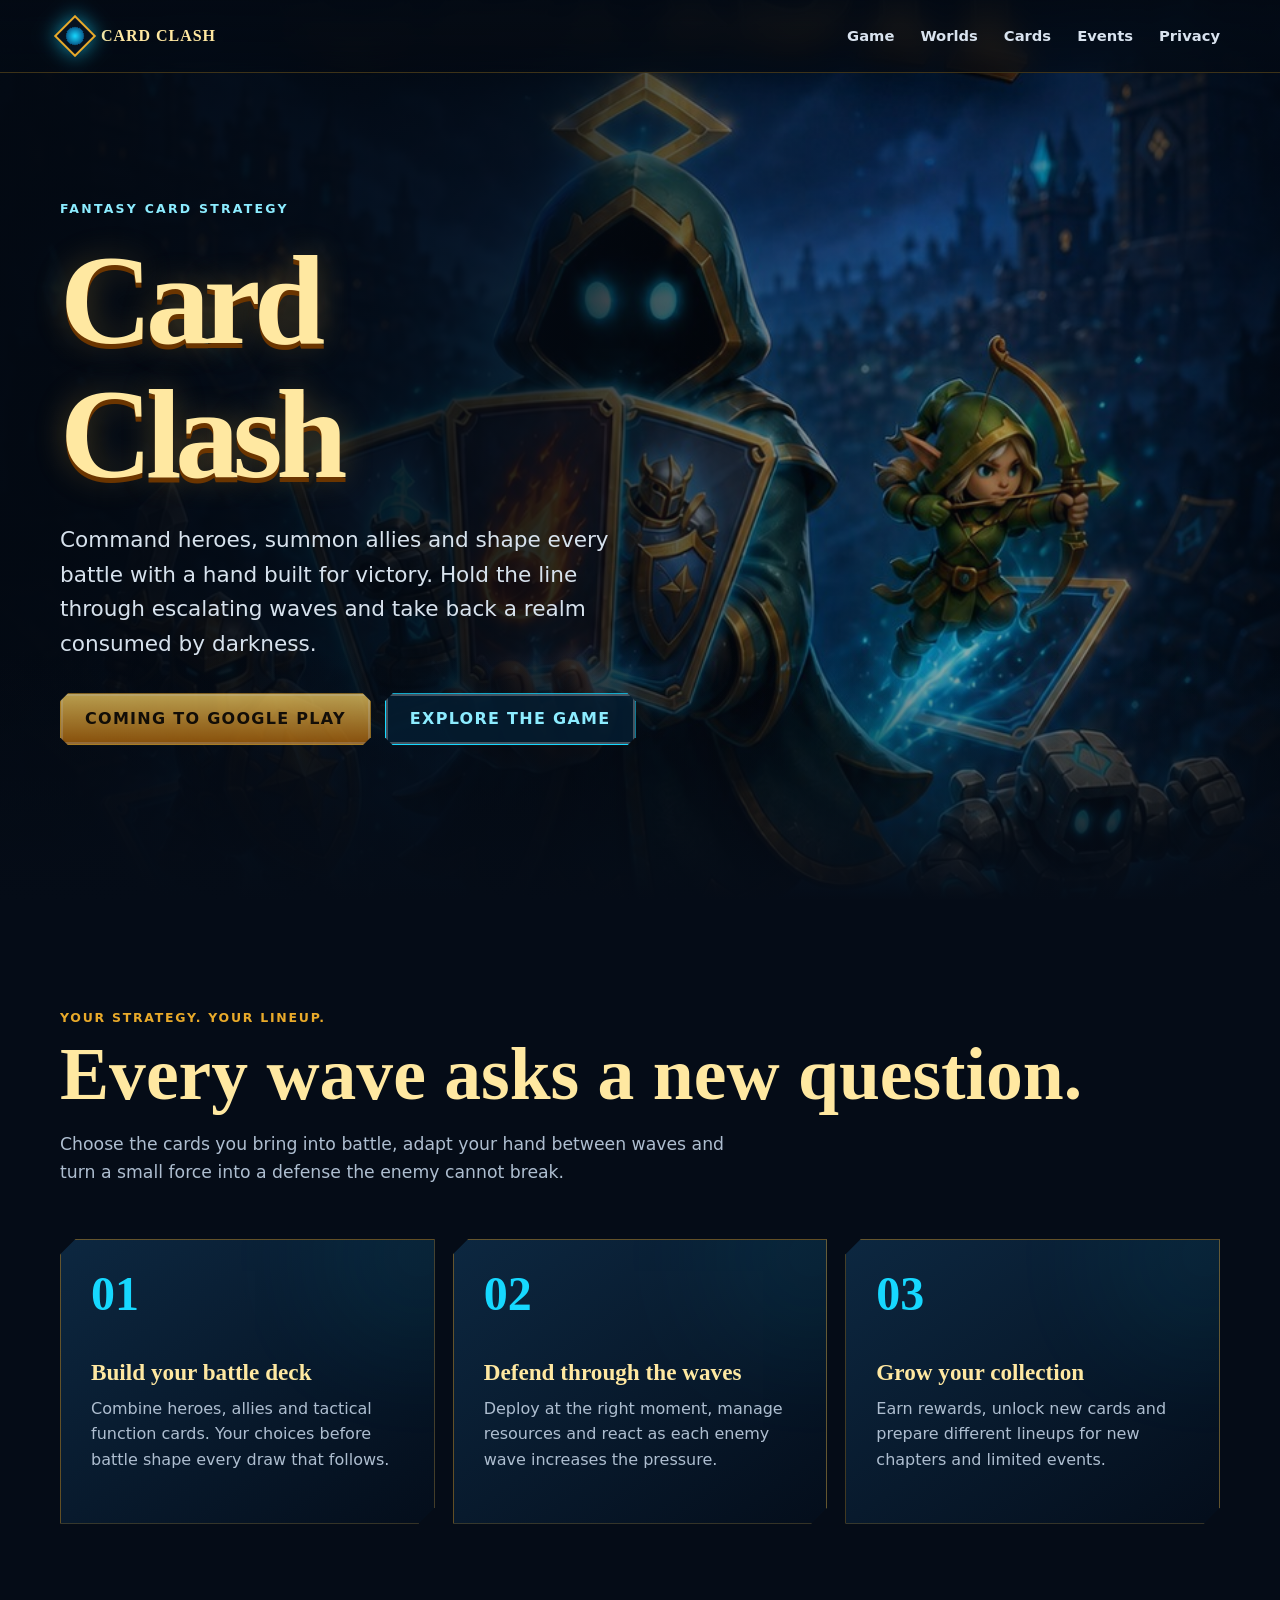
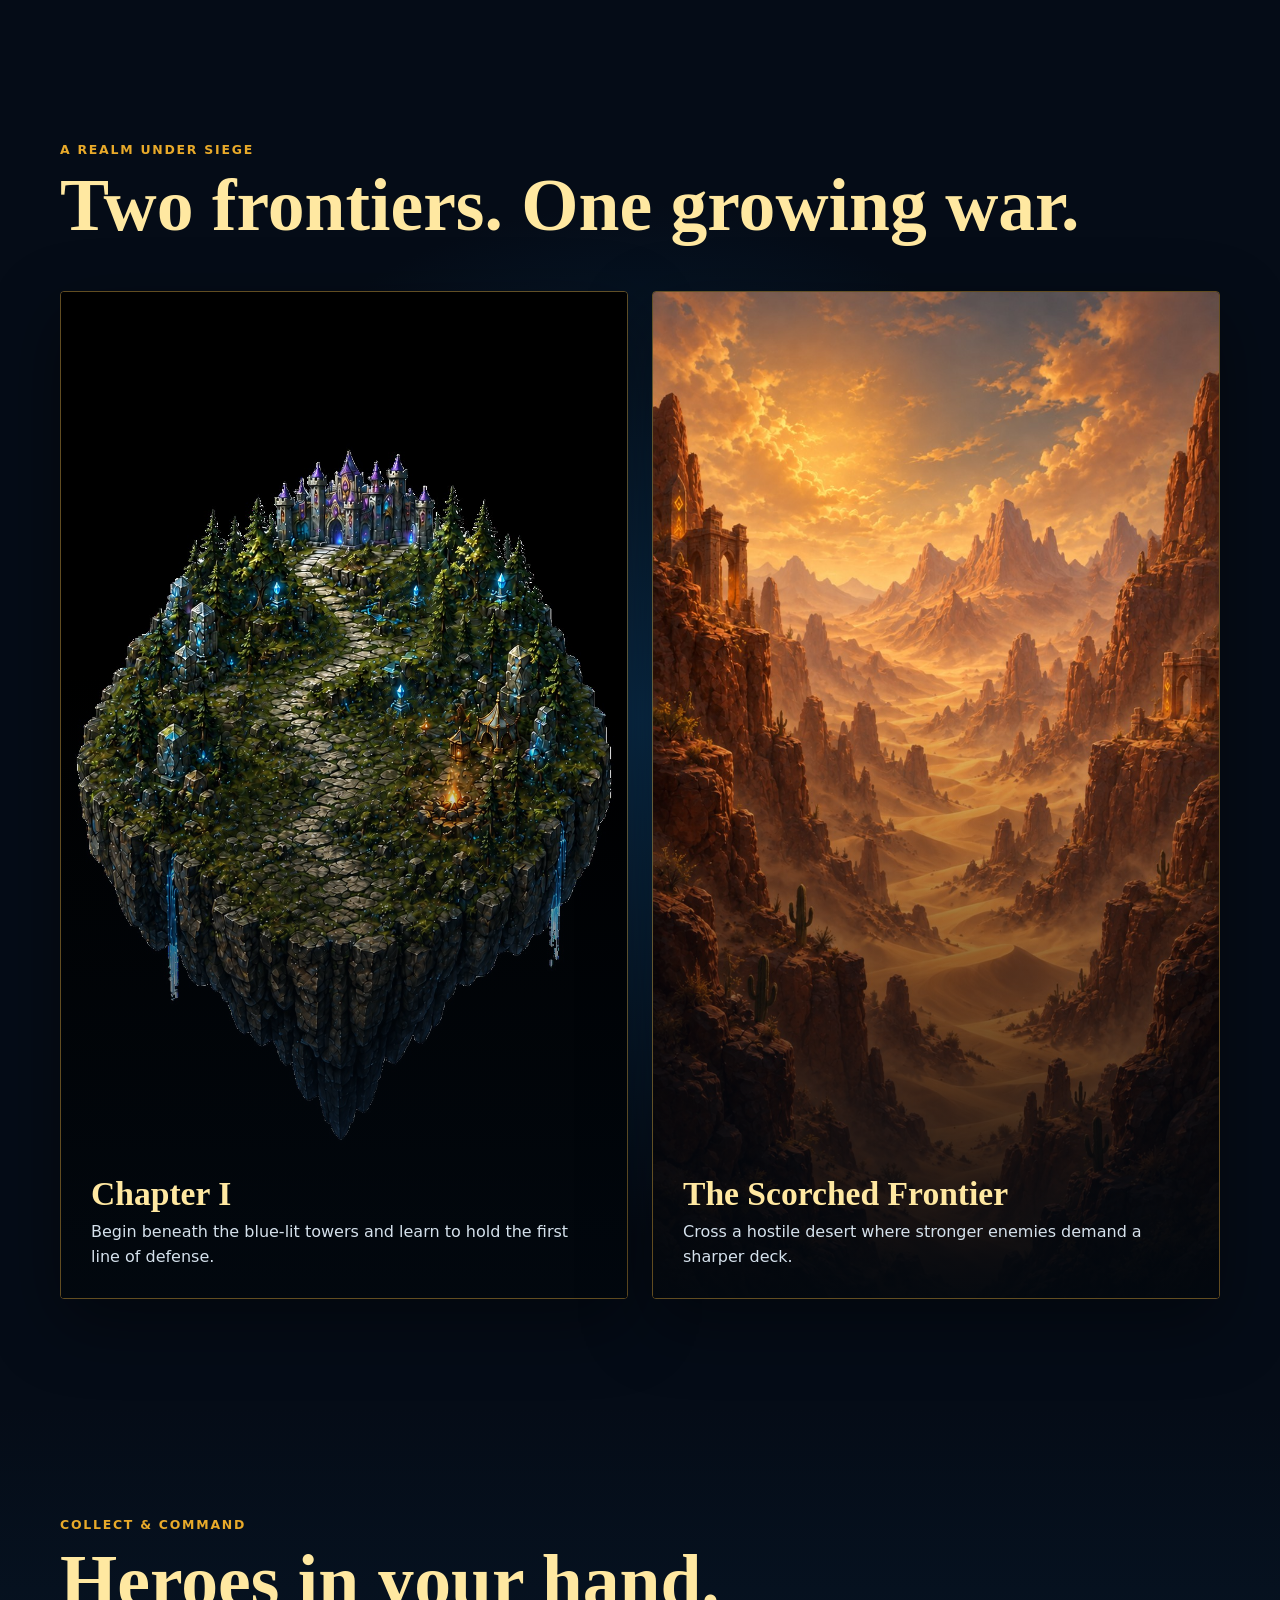
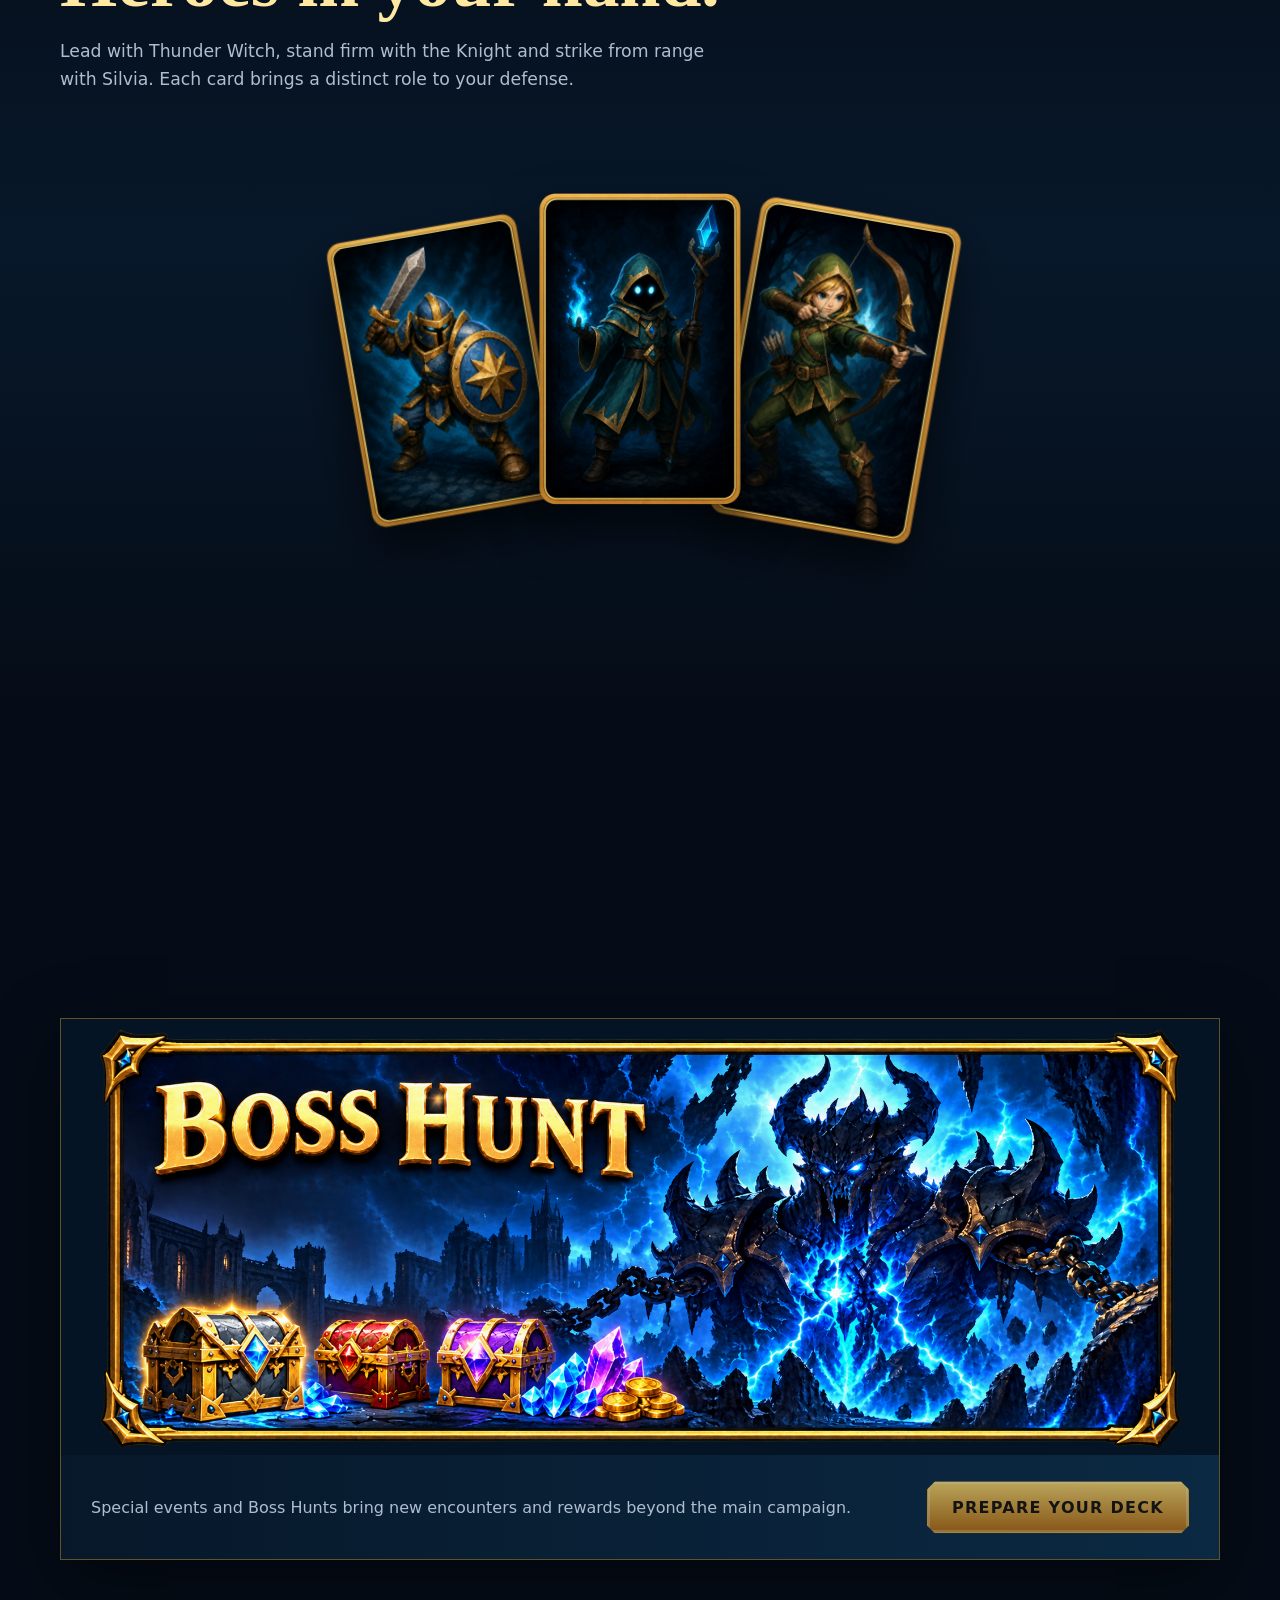
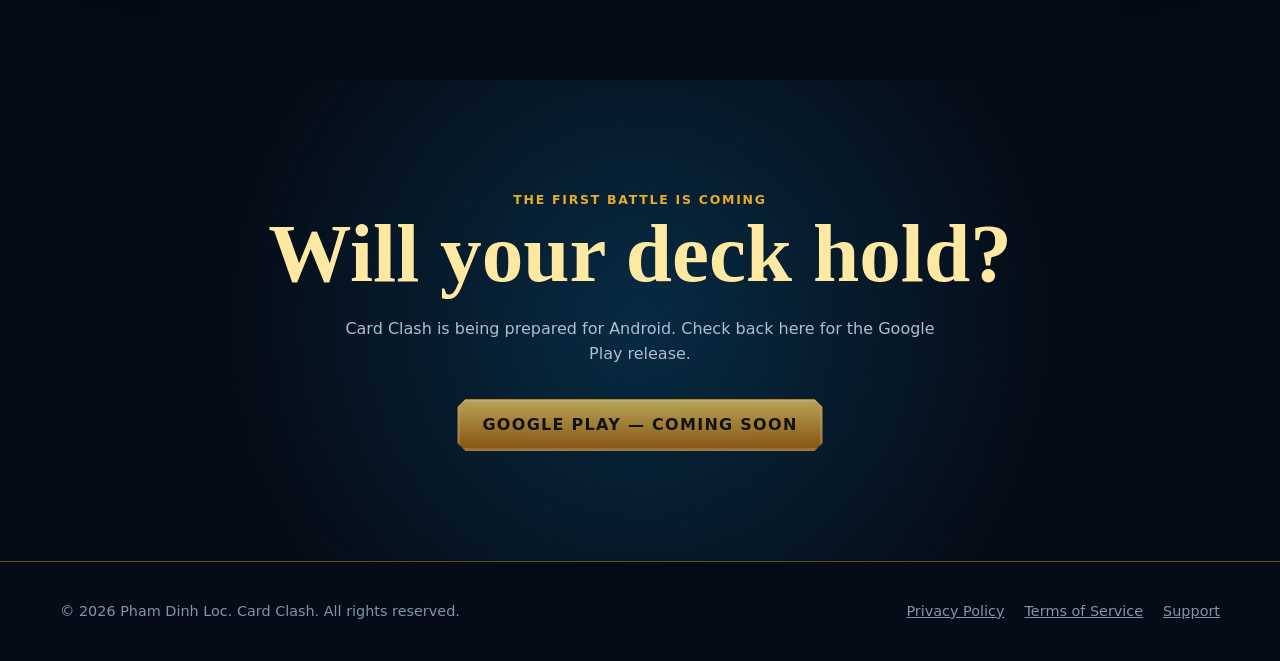
<file: index.html>
<!doctype html>
<html lang="en">
<head>
  <meta charset="utf-8">
  <meta name="viewport" content="width=device-width, initial-scale=1">
  <meta name="description" content="Card Clash is a fantasy card strategy game where heroes, allies and powerful function cards defend the realm.">
  <title>Card Clash — Build Your Deck. Defend the Realm.</title>
  <link rel="stylesheet" href="styles.css">
</head>
<body>
  <header class="site-header">
    <div class="shell header-inner">
      <a class="brand" href="index.html"><span class="brand-mark" aria-hidden="true"></span><span>CARD CLASH</span></a>
      <button class="menu-button" aria-label="Open menu" aria-expanded="false">Menu</button>
      <nav class="site-nav" aria-label="Primary navigation">
        <a href="#features">Game</a><a href="#worlds">Worlds</a><a href="#cards">Cards</a><a href="#events">Events</a><a href="privacy.html">Privacy</a>
      </nav>
    </div>
  </header>

  <main>
    <section class="hero">
      <div class="shell">
        <div class="hero-copy reveal">
          <div class="eyebrow">Fantasy card strategy</div>
          <h1>Card<br>Clash</h1>
          <p class="hero-lead">Command heroes, summon allies and shape every battle with a hand built for victory. Hold the line through escalating waves and take back a realm consumed by darkness.</p>
          <div class="actions"><span class="button disabled">Coming to Google Play</span><a class="button secondary" href="#features">Explore the game</a></div>
        </div>
      </div>
    </section>

    <section class="section" id="features">
      <div class="shell">
        <div class="reveal"><div class="section-kicker">Your strategy. Your lineup.</div><h2 class="section-title">Every wave asks a new question.</h2><p class="section-intro">Choose the cards you bring into battle, adapt your hand between waves and turn a small force into a defense the enemy cannot break.</p></div>
        <div class="feature-grid">
          <article class="feature-card reveal"><div class="feature-number">01</div><h3>Build your battle deck</h3><p>Combine heroes, allies and tactical function cards. Your choices before battle shape every draw that follows.</p></article>
          <article class="feature-card reveal"><div class="feature-number">02</div><h3>Defend through the waves</h3><p>Deploy at the right moment, manage resources and react as each enemy wave increases the pressure.</p></article>
          <article class="feature-card reveal"><div class="feature-number">03</div><h3>Grow your collection</h3><p>Earn rewards, unlock new cards and prepare different lineups for new chapters and limited events.</p></article>
        </div>
      </div>
    </section>

    <section class="section worlds" id="worlds">
      <div class="shell">
        <div class="reveal"><div class="section-kicker">A realm under siege</div><h2 class="section-title">Two frontiers. One growing war.</h2></div>
        <div class="world-grid">
          <article class="world-card reveal"><img src="assets/chapter-one.jpg" alt="A mystical castle landscape from Chapter I"><div class="world-copy"><h3>Chapter I</h3><p>Begin beneath the blue-lit towers and learn to hold the first line of defense.</p></div></article>
          <article class="world-card reveal"><img src="assets/chapter-two.jpg" alt="The desert canyons of Chapter II"><div class="world-copy"><h3>The Scorched Frontier</h3><p>Cross a hostile desert where stronger enemies demand a sharper deck.</p></div></article>
        </div>
      </div>
    </section>

    <section class="section cards-section" id="cards">
      <div class="shell">
        <div class="reveal"><div class="section-kicker">Collect & command</div><h2 class="section-title">Heroes in your hand.</h2><p class="section-intro">Lead with Thunder Witch, stand firm with the Knight and strike from range with Silvia. Each card brings a distinct role to your defense.</p></div>
        <div class="card-fan reveal"><img class="game-card" src="assets/knight-card.png" alt="Knight card"><img class="game-card" src="assets/witch-card.png" alt="Thunder Witch card"><img class="game-card" src="assets/archer-card.png" alt="Silvia archer card"></div>
      </div>
    </section>

    <section class="section boss" id="events">
      <div class="shell">
        <div class="reveal"><div class="section-kicker">Limited challenges</div><h2 class="section-title">Face what waits beyond the chapters.</h2></div>
        <div class="boss-banner reveal"><img src="assets/boss-hunt.png" alt="Boss Hunt event featuring a lightning-armored world boss"><div class="boss-note"><p>Special events and Boss Hunts bring new encounters and rewards beyond the main campaign.</p><span class="button disabled">Prepare your deck</span></div></div>
      </div>
    </section>

    <section class="cta">
      <div class="shell reveal"><div class="section-kicker">The first battle is coming</div><h2>Will your deck hold?</h2><p>Card Clash is being prepared for Android. Check back here for the Google Play release.</p><div class="actions"><span class="button disabled">Google Play — Coming Soon</span></div></div>
    </section>
  </main>

  <footer class="site-footer"><div class="shell footer-inner"><span>© 2026 Pham Dinh Loc. Card Clash. All rights reserved.</span><div class="footer-links"><a href="privacy.html">Privacy Policy</a><a href="terms.html">Terms of Service</a><a href="mailto:mrduck.sg@gmail.com">Support</a></div></div></footer>
  <script src="app.js"></script>
</body>
</html>
</file>
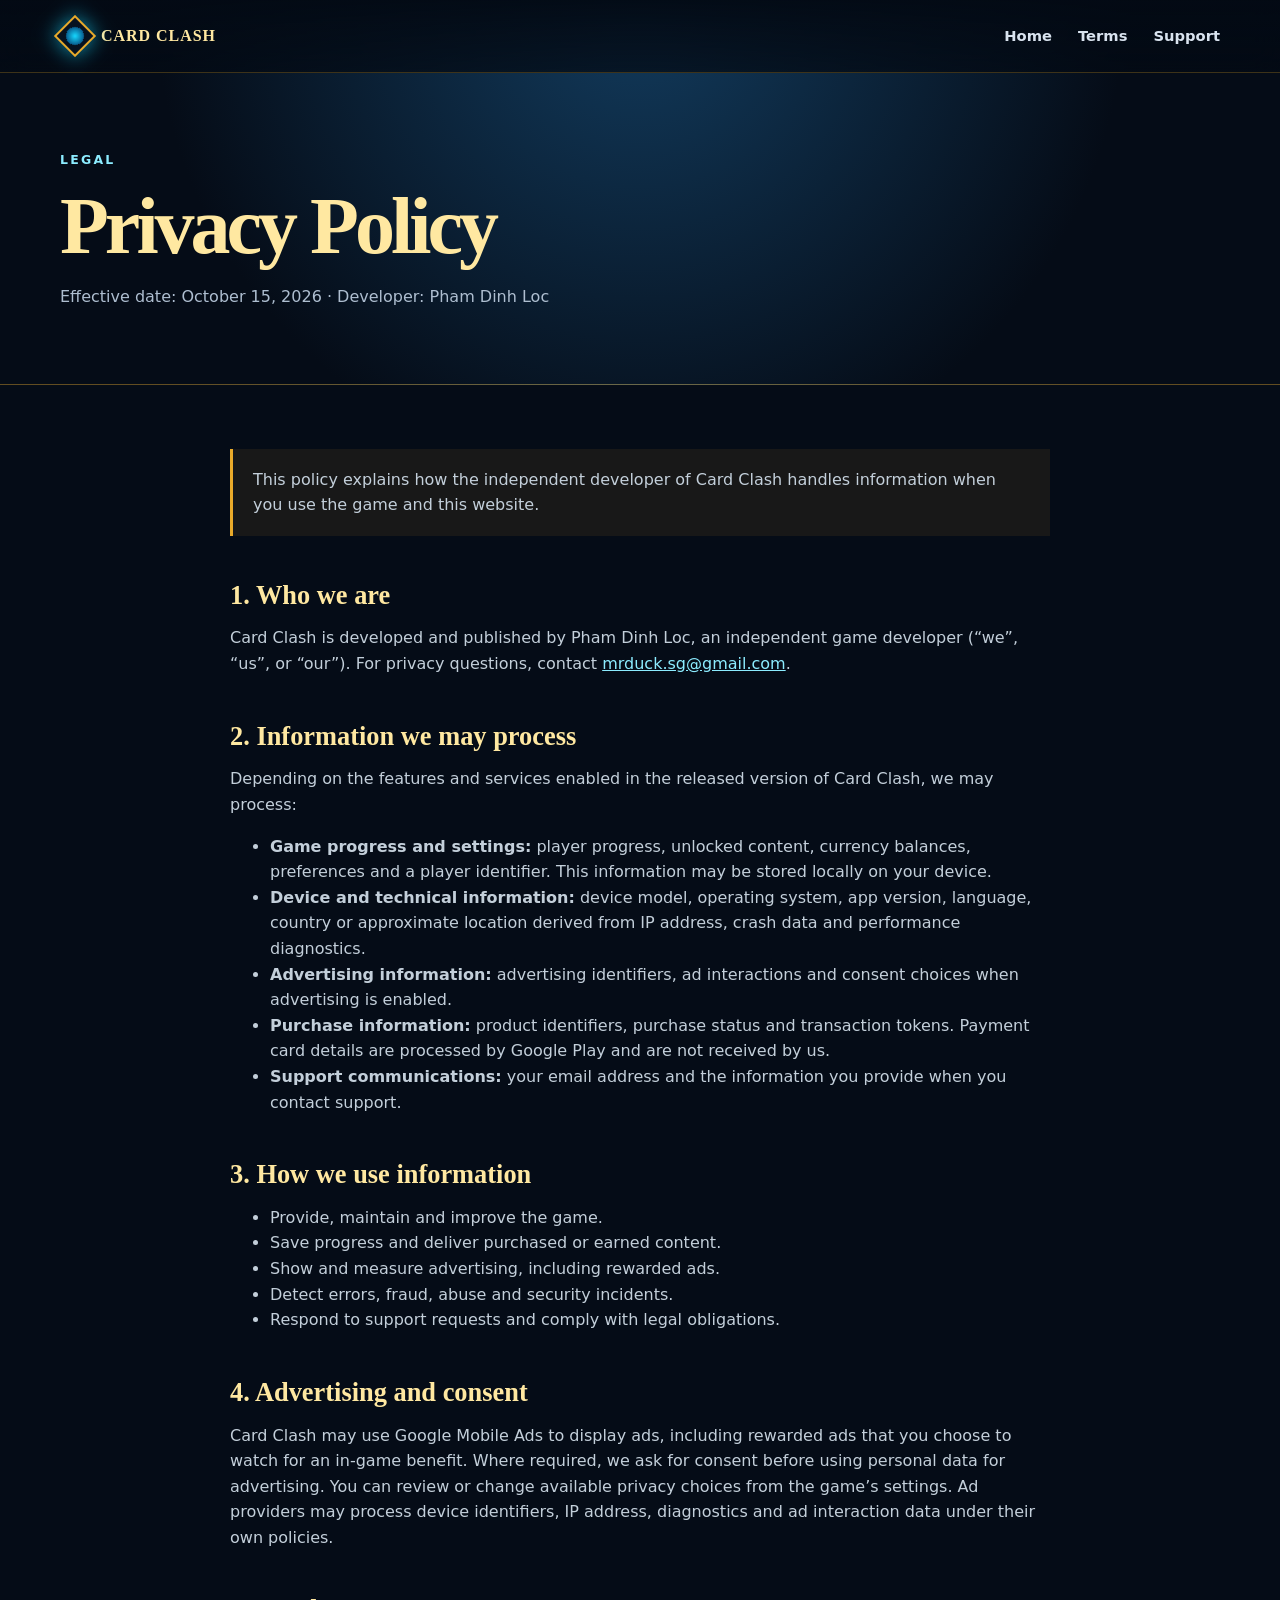
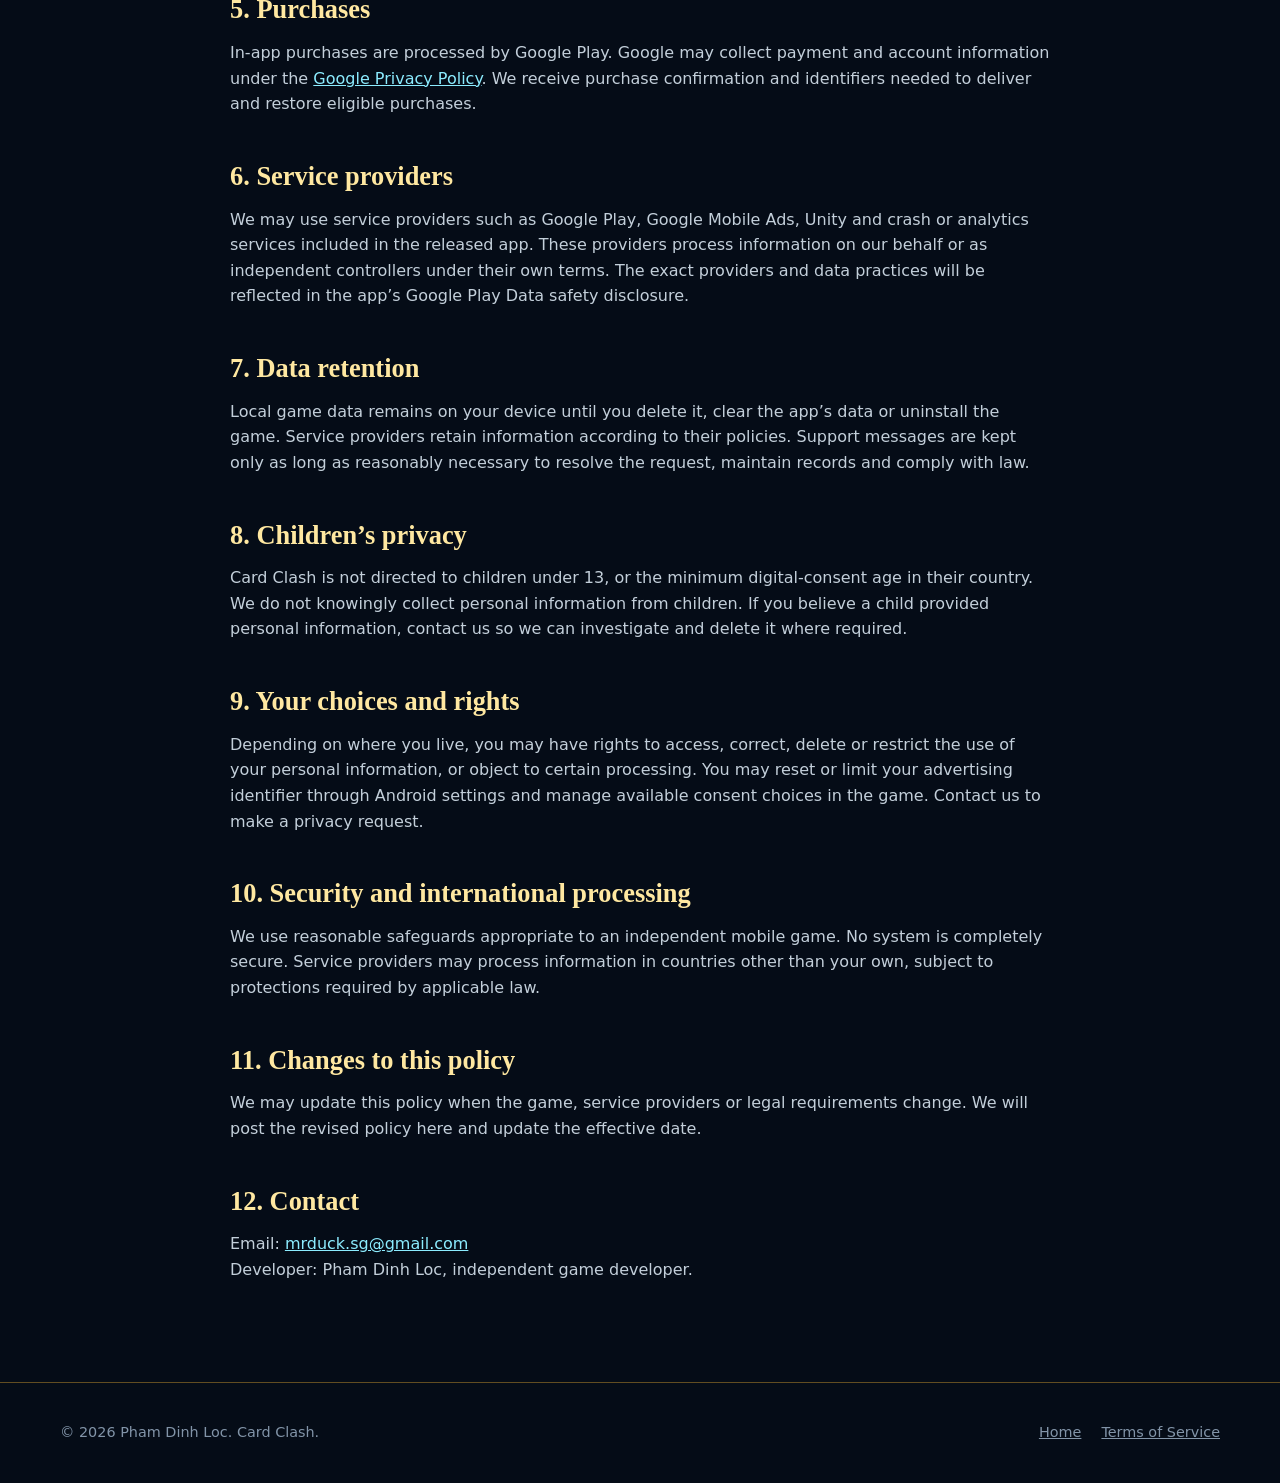
<file: privacy.html>
<!doctype html>
<html lang="en">
<head><meta charset="utf-8"><meta name="viewport" content="width=device-width, initial-scale=1"><meta name="description" content="Privacy Policy for Card Clash."><title>Privacy Policy — Card Clash</title><link rel="stylesheet" href="styles.css"></head>
<body>
  <header class="site-header"><div class="shell header-inner"><a class="brand" href="index.html"><span class="brand-mark" aria-hidden="true"></span><span>CARD CLASH</span></a><button class="menu-button" aria-label="Open menu" aria-expanded="false">Menu</button><nav class="site-nav"><a href="index.html">Home</a><a href="terms.html">Terms</a><a href="mailto:mrduck.sg@gmail.com">Support</a></nav></div></header>
  <section class="legal-hero"><div class="shell"><div class="eyebrow">Legal</div><h1>Privacy Policy</h1><p>Effective date: October 15, 2026 · Developer: Pham Dinh Loc</p></div></section>
  <main class="legal">
    <p class="notice">This policy explains how the independent developer of Card Clash handles information when you use the game and this website.</p>
    <h2>1. Who we are</h2><p>Card Clash is developed and published by Pham Dinh Loc, an independent game developer (“we”, “us”, or “our”). For privacy questions, contact <a href="mailto:mrduck.sg@gmail.com">mrduck.sg@gmail.com</a>.</p>
    <h2>2. Information we may process</h2><p>Depending on the features and services enabled in the released version of Card Clash, we may process:</p><ul><li><strong>Game progress and settings:</strong> player progress, unlocked content, currency balances, preferences and a player identifier. This information may be stored locally on your device.</li><li><strong>Device and technical information:</strong> device model, operating system, app version, language, country or approximate location derived from IP address, crash data and performance diagnostics.</li><li><strong>Advertising information:</strong> advertising identifiers, ad interactions and consent choices when advertising is enabled.</li><li><strong>Purchase information:</strong> product identifiers, purchase status and transaction tokens. Payment card details are processed by Google Play and are not received by us.</li><li><strong>Support communications:</strong> your email address and the information you provide when you contact support.</li></ul>
    <h2>3. How we use information</h2><ul><li>Provide, maintain and improve the game.</li><li>Save progress and deliver purchased or earned content.</li><li>Show and measure advertising, including rewarded ads.</li><li>Detect errors, fraud, abuse and security incidents.</li><li>Respond to support requests and comply with legal obligations.</li></ul>
    <h2>4. Advertising and consent</h2><p>Card Clash may use Google Mobile Ads to display ads, including rewarded ads that you choose to watch for an in-game benefit. Where required, we ask for consent before using personal data for advertising. You can review or change available privacy choices from the game’s settings. Ad providers may process device identifiers, IP address, diagnostics and ad interaction data under their own policies.</p>
    <h2>5. Purchases</h2><p>In-app purchases are processed by Google Play. Google may collect payment and account information under the <a href="https://policies.google.com/privacy">Google Privacy Policy</a>. We receive purchase confirmation and identifiers needed to deliver and restore eligible purchases.</p>
    <h2>6. Service providers</h2><p>We may use service providers such as Google Play, Google Mobile Ads, Unity and crash or analytics services included in the released app. These providers process information on our behalf or as independent controllers under their own terms. The exact providers and data practices will be reflected in the app’s Google Play Data safety disclosure.</p>
    <h2>7. Data retention</h2><p>Local game data remains on your device until you delete it, clear the app’s data or uninstall the game. Service providers retain information according to their policies. Support messages are kept only as long as reasonably necessary to resolve the request, maintain records and comply with law.</p>
    <h2>8. Children’s privacy</h2><p>Card Clash is not directed to children under 13, or the minimum digital-consent age in their country. We do not knowingly collect personal information from children. If you believe a child provided personal information, contact us so we can investigate and delete it where required.</p>
    <h2>9. Your choices and rights</h2><p>Depending on where you live, you may have rights to access, correct, delete or restrict the use of your personal information, or object to certain processing. You may reset or limit your advertising identifier through Android settings and manage available consent choices in the game. Contact us to make a privacy request.</p>
    <h2>10. Security and international processing</h2><p>We use reasonable safeguards appropriate to an independent mobile game. No system is completely secure. Service providers may process information in countries other than your own, subject to protections required by applicable law.</p>
    <h2>11. Changes to this policy</h2><p>We may update this policy when the game, service providers or legal requirements change. We will post the revised policy here and update the effective date.</p>
    <h2>12. Contact</h2><p>Email: <a href="mailto:mrduck.sg@gmail.com">mrduck.sg@gmail.com</a><br>Developer: Pham Dinh Loc, independent game developer.</p>
  </main>
  <footer class="site-footer"><div class="shell footer-inner"><span>© 2026 Pham Dinh Loc. Card Clash.</span><div class="footer-links"><a href="index.html">Home</a><a href="terms.html">Terms of Service</a></div></div></footer><script src="app.js"></script>
</body></html>
</file>
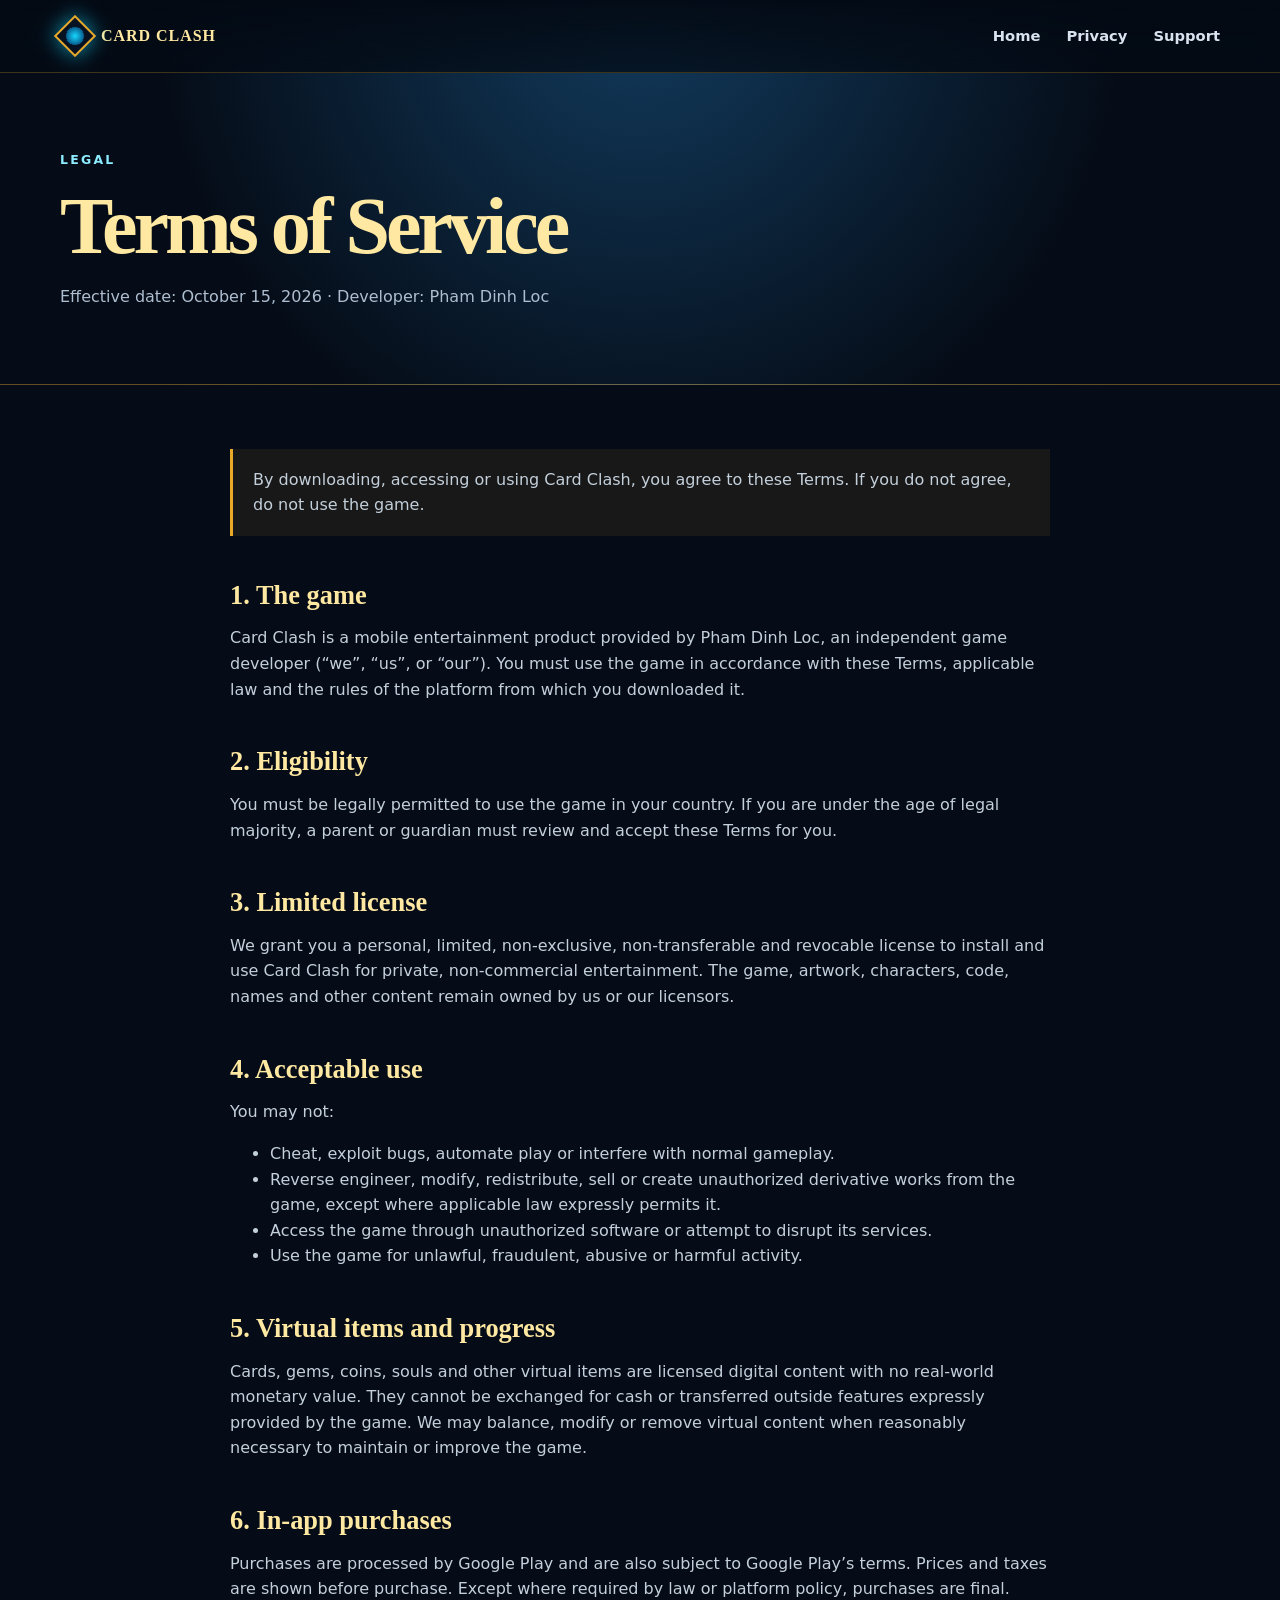
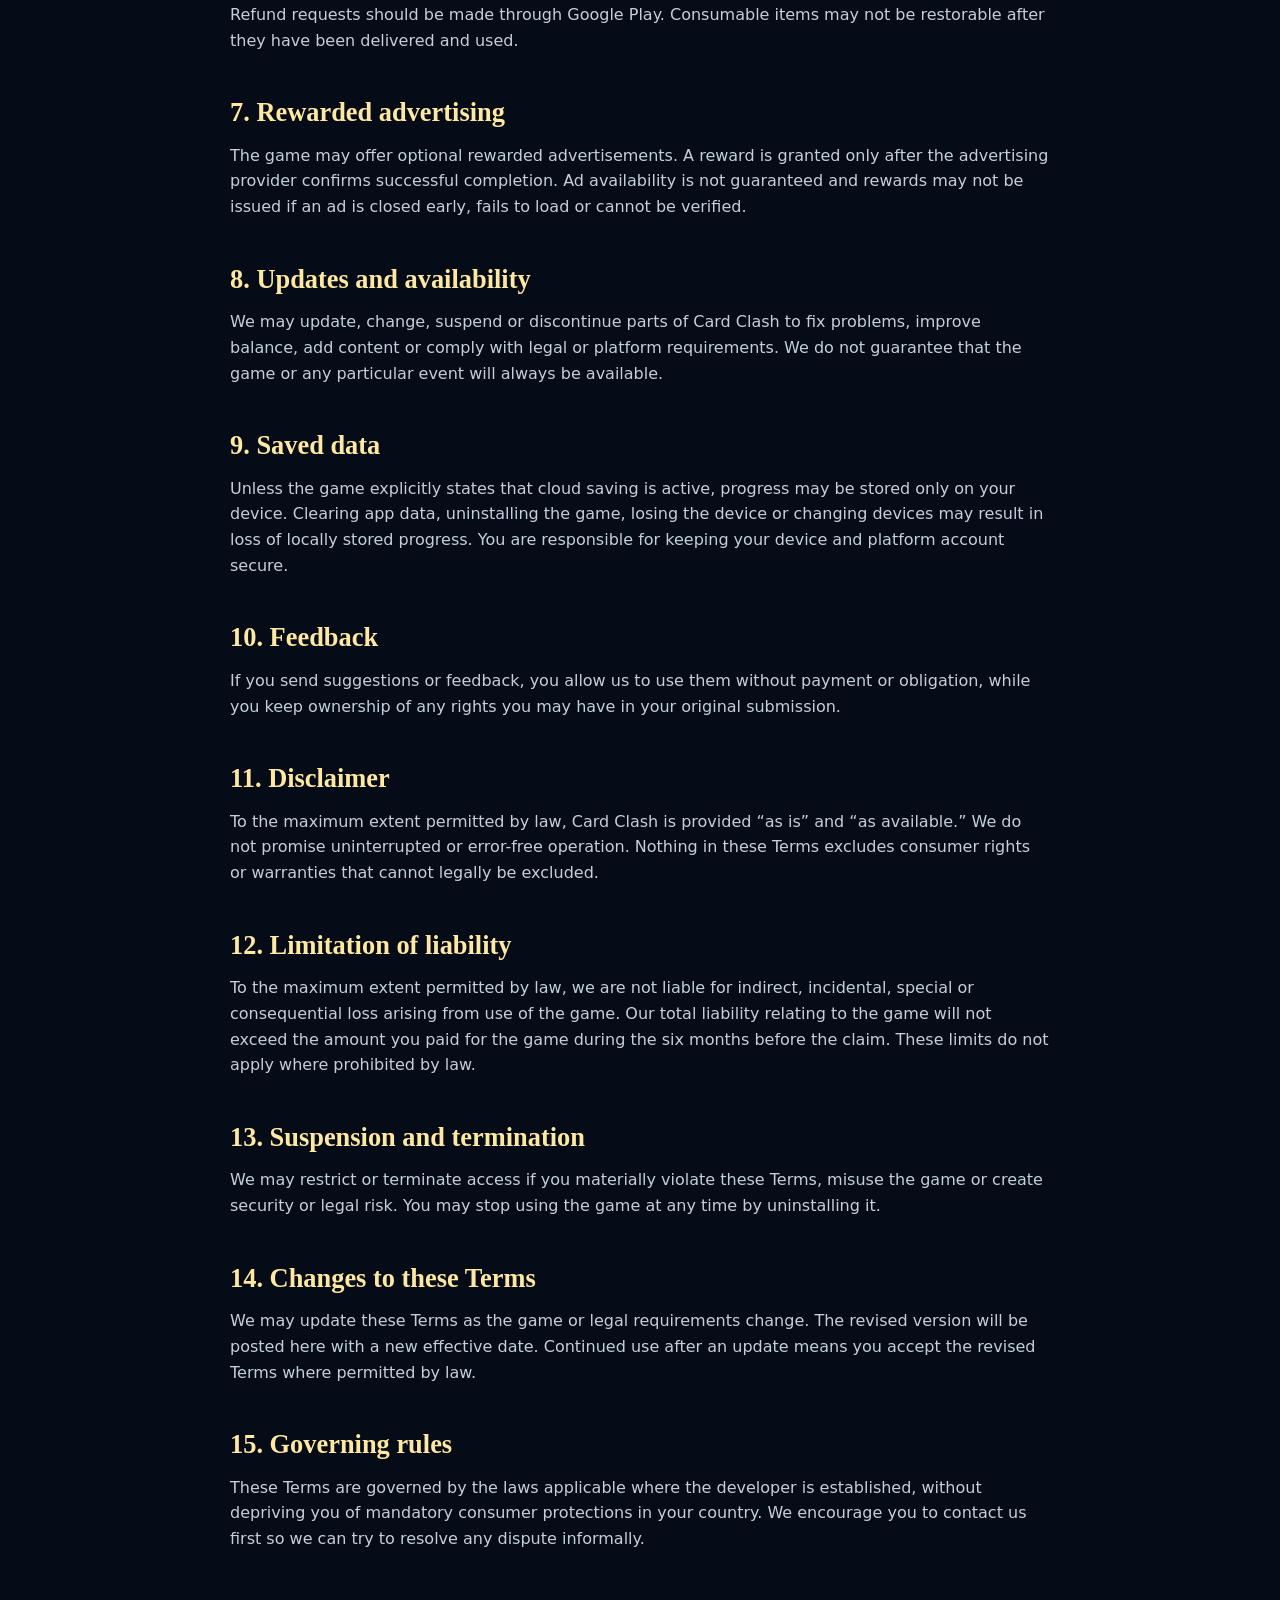
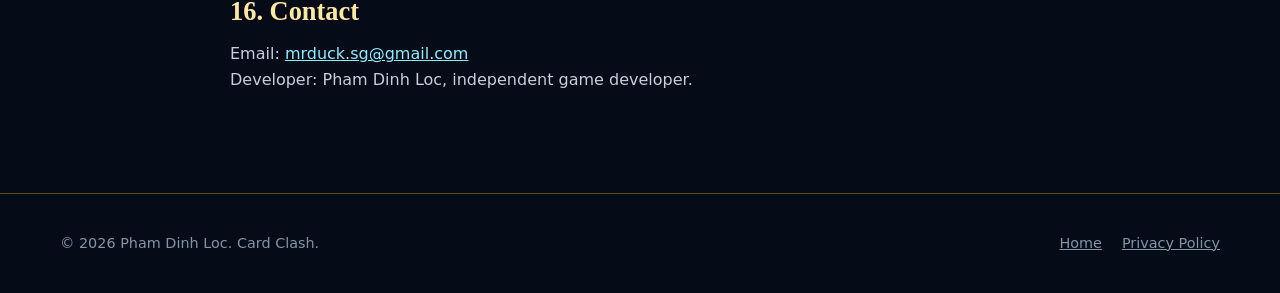
<file: terms.html>
<!doctype html>
<html lang="en">
<head><meta charset="utf-8"><meta name="viewport" content="width=device-width, initial-scale=1"><meta name="description" content="Terms of Service for Card Clash."><title>Terms of Service — Card Clash</title><link rel="stylesheet" href="styles.css"></head>
<body>
  <header class="site-header"><div class="shell header-inner"><a class="brand" href="index.html"><span class="brand-mark" aria-hidden="true"></span><span>CARD CLASH</span></a><button class="menu-button" aria-label="Open menu" aria-expanded="false">Menu</button><nav class="site-nav"><a href="index.html">Home</a><a href="privacy.html">Privacy</a><a href="mailto:mrduck.sg@gmail.com">Support</a></nav></div></header>
  <section class="legal-hero"><div class="shell"><div class="eyebrow">Legal</div><h1>Terms of Service</h1><p>Effective date: October 15, 2026 · Developer: Pham Dinh Loc</p></div></section>
  <main class="legal">
    <p class="notice">By downloading, accessing or using Card Clash, you agree to these Terms. If you do not agree, do not use the game.</p>
    <h2>1. The game</h2><p>Card Clash is a mobile entertainment product provided by Pham Dinh Loc, an independent game developer (“we”, “us”, or “our”). You must use the game in accordance with these Terms, applicable law and the rules of the platform from which you downloaded it.</p>
    <h2>2. Eligibility</h2><p>You must be legally permitted to use the game in your country. If you are under the age of legal majority, a parent or guardian must review and accept these Terms for you.</p>
    <h2>3. Limited license</h2><p>We grant you a personal, limited, non-exclusive, non-transferable and revocable license to install and use Card Clash for private, non-commercial entertainment. The game, artwork, characters, code, names and other content remain owned by us or our licensors.</p>
    <h2>4. Acceptable use</h2><p>You may not:</p><ul><li>Cheat, exploit bugs, automate play or interfere with normal gameplay.</li><li>Reverse engineer, modify, redistribute, sell or create unauthorized derivative works from the game, except where applicable law expressly permits it.</li><li>Access the game through unauthorized software or attempt to disrupt its services.</li><li>Use the game for unlawful, fraudulent, abusive or harmful activity.</li></ul>
    <h2>5. Virtual items and progress</h2><p>Cards, gems, coins, souls and other virtual items are licensed digital content with no real-world monetary value. They cannot be exchanged for cash or transferred outside features expressly provided by the game. We may balance, modify or remove virtual content when reasonably necessary to maintain or improve the game.</p>
    <h2>6. In-app purchases</h2><p>Purchases are processed by Google Play and are also subject to Google Play’s terms. Prices and taxes are shown before purchase. Except where required by law or platform policy, purchases are final. Refund requests should be made through Google Play. Consumable items may not be restorable after they have been delivered and used.</p>
    <h2>7. Rewarded advertising</h2><p>The game may offer optional rewarded advertisements. A reward is granted only after the advertising provider confirms successful completion. Ad availability is not guaranteed and rewards may not be issued if an ad is closed early, fails to load or cannot be verified.</p>
    <h2>8. Updates and availability</h2><p>We may update, change, suspend or discontinue parts of Card Clash to fix problems, improve balance, add content or comply with legal or platform requirements. We do not guarantee that the game or any particular event will always be available.</p>
    <h2>9. Saved data</h2><p>Unless the game explicitly states that cloud saving is active, progress may be stored only on your device. Clearing app data, uninstalling the game, losing the device or changing devices may result in loss of locally stored progress. You are responsible for keeping your device and platform account secure.</p>
    <h2>10. Feedback</h2><p>If you send suggestions or feedback, you allow us to use them without payment or obligation, while you keep ownership of any rights you may have in your original submission.</p>
    <h2>11. Disclaimer</h2><p>To the maximum extent permitted by law, Card Clash is provided “as is” and “as available.” We do not promise uninterrupted or error-free operation. Nothing in these Terms excludes consumer rights or warranties that cannot legally be excluded.</p>
    <h2>12. Limitation of liability</h2><p>To the maximum extent permitted by law, we are not liable for indirect, incidental, special or consequential loss arising from use of the game. Our total liability relating to the game will not exceed the amount you paid for the game during the six months before the claim. These limits do not apply where prohibited by law.</p>
    <h2>13. Suspension and termination</h2><p>We may restrict or terminate access if you materially violate these Terms, misuse the game or create security or legal risk. You may stop using the game at any time by uninstalling it.</p>
    <h2>14. Changes to these Terms</h2><p>We may update these Terms as the game or legal requirements change. The revised version will be posted here with a new effective date. Continued use after an update means you accept the revised Terms where permitted by law.</p>
    <h2>15. Governing rules</h2><p>These Terms are governed by the laws applicable where the developer is established, without depriving you of mandatory consumer protections in your country. We encourage you to contact us first so we can try to resolve any dispute informally.</p>
    <h2>16. Contact</h2><p>Email: <a href="mailto:mrduck.sg@gmail.com">mrduck.sg@gmail.com</a><br>Developer: Pham Dinh Loc, independent game developer.</p>
  </main>
  <footer class="site-footer"><div class="shell footer-inner"><span>© 2026 Pham Dinh Loc. Card Clash.</span><div class="footer-links"><a href="index.html">Home</a><a href="privacy.html">Privacy Policy</a></div></div></footer><script src="app.js"></script>
</body></html>
</file>
<file: styles.css>
:root {
  --ink: #050c17;
  --panel: rgba(6, 20, 36, .88);
  --panel-2: #0b2034;
  --blue: #16d8ff;
  --blue-soft: #8cecff;
  --gold: #e9aa2a;
  --gold-light: #ffe8a1;
  --text: #f7f3e7;
  --muted: #aebed0;
  --line: rgba(226, 167, 49, .42);
}

* { box-sizing: border-box; }
html { scroll-behavior: smooth; }
body {
  margin: 0;
  color: var(--text);
  background: var(--ink);
  font-family: Inter, ui-sans-serif, system-ui, -apple-system, BlinkMacSystemFont, "Segoe UI", sans-serif;
  line-height: 1.6;
}
a { color: inherit; }
img { max-width: 100%; display: block; }
.shell { width: min(1160px, calc(100% - 40px)); margin-inline: auto; }

.site-header {
  position: fixed; inset: 0 0 auto; z-index: 30;
  background: linear-gradient(180deg, rgba(3, 10, 20, .96), rgba(3, 10, 20, .72));
  border-bottom: 1px solid rgba(233,170,42,.25);
  backdrop-filter: blur(15px);
}
.header-inner { height: 72px; display: flex; align-items: center; justify-content: space-between; gap: 28px; }
.brand { text-decoration: none; display: flex; align-items: center; gap: 11px; font-family: Georgia, serif; font-weight: 800; letter-spacing: .06em; }
.brand-mark { width: 30px; aspect-ratio: 1; transform: rotate(45deg); border: 2px solid var(--gold); background: radial-gradient(circle, var(--blue), #085f91 48%, #061221 50%); box-shadow: 0 0 20px rgba(22,216,255,.65); }
.brand span:last-child { color: var(--gold-light); }
.site-nav { display: flex; align-items: center; gap: 26px; }
.site-nav a { text-decoration: none; color: #d9e3ef; font-size: .92rem; font-weight: 700; }
.site-nav a:hover, .site-nav a:focus-visible { color: var(--blue-soft); }
.menu-button { display: none; border: 1px solid var(--line); background: #07192b; color: white; padding: 8px 12px; border-radius: 8px; }

.hero {
  min-height: 100svh;
  display: grid;
  align-items: center;
  position: relative;
  overflow: hidden;
  isolation: isolate;
  padding: 116px 0 72px;
}
.hero::before {
  content: ""; position: absolute; inset: 0; z-index: -2;
  background: linear-gradient(90deg, rgba(3,9,18,.98) 0%, rgba(3,9,18,.86) 42%, rgba(3,9,18,.28) 72%, rgba(3,9,18,.72) 100%), url('assets/loading-bg.jpg') center 39% / cover;
}
.hero::after { content: ""; position: absolute; inset: auto 0 0; height: 28%; z-index: -1; background: linear-gradient(transparent, var(--ink)); }
.hero-copy { max-width: 680px; }
.eyebrow { color: var(--blue-soft); letter-spacing: .18em; text-transform: uppercase; font-weight: 800; font-size: .78rem; }
h1, h2, h3 { font-family: Georgia, "Times New Roman", serif; line-height: 1.05; }
h1 { margin: 14px 0 20px; color: var(--gold-light); font-size: clamp(4rem, 10vw, 8.2rem); letter-spacing: -.05em; text-shadow: 0 5px 0 #6b3500, 0 0 32px rgba(255,191,63,.26); }
.hero-lead { max-width: 600px; color: #d7e2ed; font-size: clamp(1.08rem, 2vw, 1.35rem); }
.actions { display: flex; flex-wrap: wrap; gap: 14px; margin-top: 32px; }
.button { display: inline-flex; align-items: center; justify-content: center; min-height: 52px; padding: 0 24px; border: 1px solid var(--gold); background: linear-gradient(#ffd766, #b96a08); color: #170e03; text-decoration: none; text-transform: uppercase; letter-spacing: .08em; font-weight: 900; clip-path: polygon(8px 0, calc(100% - 8px) 0, 100% 8px, 100% calc(100% - 8px), calc(100% - 8px) 100%, 8px 100%, 0 calc(100% - 8px), 0 8px); box-shadow: inset 0 0 0 2px rgba(255,255,255,.25), 0 0 26px rgba(233,170,42,.22); }
.button.secondary { background: rgba(4,28,48,.86); color: var(--blue-soft); border-color: var(--blue); }
.button.disabled { opacity: .72; cursor: default; }

.section { padding: 108px 0; position: relative; }
.section-kicker { color: var(--gold); text-transform: uppercase; letter-spacing: .14em; font-size: .78rem; font-weight: 900; }
.section-title { margin: 8px 0 18px; font-size: clamp(2.4rem, 6vw, 4.6rem); color: var(--gold-light); }
.section-intro { max-width: 680px; color: var(--muted); font-size: 1.08rem; }
.feature-grid { margin-top: 52px; display: grid; grid-template-columns: repeat(3, 1fr); gap: 18px; }
.feature-card { min-height: 285px; padding: 30px; position: relative; overflow: hidden; background: linear-gradient(145deg, rgba(13,41,66,.96), rgba(4,14,27,.96)); border: 1px solid var(--line); clip-path: polygon(16px 0, 100% 0, 100% calc(100% - 16px), calc(100% - 16px) 100%, 0 100%, 0 16px); }
.feature-card::after { content: ""; position: absolute; width: 130px; height: 130px; right: -50px; top: -50px; border-radius: 50%; background: var(--blue); filter: blur(75px); opacity: .16; }
.feature-number { color: var(--blue); font: 700 3rem/1 Georgia, serif; }
.feature-card h3 { margin: 42px 0 12px; font-size: 1.45rem; color: var(--gold-light); }
.feature-card p { margin: 0; color: var(--muted); }

.worlds { overflow: hidden; background: radial-gradient(circle at 50% 50%, #0b3152, transparent 55%); }
.world-grid { display: grid; grid-template-columns: 1fr 1fr; gap: 24px; margin-top: 46px; }
.world-card { min-height: 520px; position: relative; overflow: hidden; border: 1px solid var(--line); border-radius: 4px; box-shadow: 0 24px 70px rgba(0,0,0,.42); }
.world-card img { width: 100%; height: 100%; object-fit: cover; transition: transform .8s ease; }
.world-card:hover img { transform: scale(1.045); }
.world-card::after { content: ""; position: absolute; inset: 0; background: linear-gradient(transparent 38%, rgba(2,8,15,.96)); }
.world-copy { position: absolute; z-index: 2; inset: auto 30px 28px; }
.world-copy h3 { margin: 0; font-size: 2.1rem; color: var(--gold-light); }
.world-copy p { margin: 8px 0 0; color: #d5e1ec; }

.cards-section { background: linear-gradient(180deg, transparent, #07182a 48%, transparent); }
.card-fan { margin: 58px auto 0; display: flex; justify-content: center; align-items: center; min-height: 450px; padding-inline: 8vw; }
.game-card { width: min(230px, 28vw); filter: drop-shadow(0 24px 24px rgba(0,0,0,.65)); transition: transform .35s ease; }
.game-card:nth-child(1) { transform: rotate(-10deg) translateX(35px); }
.game-card:nth-child(2) { transform: translateY(-28px); z-index: 2; }
.game-card:nth-child(3) { transform: rotate(10deg) translateX(-35px); }
.game-card:hover { transform: translateY(-46px) scale(1.03); z-index: 5; }

.boss { padding-bottom: 120px; }
.boss-banner { position: relative; border: 1px solid var(--line); background: #041425; box-shadow: 0 24px 70px rgba(0,0,0,.45); }
.boss-banner img { width: 100%; }
.boss-note { display: flex; justify-content: space-between; gap: 30px; align-items: center; padding: 26px 30px; background: linear-gradient(90deg, #07182a, #0b2943); }
.boss-note p { margin: 0; color: var(--muted); }

.cta { text-align: center; padding: 110px 0; background: radial-gradient(circle, rgba(12,108,157,.32), transparent 60%); }
.cta h2 { font-size: clamp(2.6rem, 7vw, 5.2rem); margin: 0 0 18px; color: var(--gold-light); }
.cta p { color: var(--muted); max-width: 600px; margin: 0 auto; }
.cta .actions { justify-content: center; }

.site-footer { padding: 38px 0; border-top: 1px solid var(--line); color: #8294a8; font-size: .9rem; }
.footer-inner { display: flex; align-items: center; justify-content: space-between; gap: 24px; }
.footer-links { display: flex; gap: 20px; }
.footer-links a:hover { color: var(--blue-soft); }

.legal-hero { padding: 150px 0 58px; background: radial-gradient(circle at top, #123b5d, #050c17 65%); border-bottom: 1px solid var(--line); }
.legal-hero h1 { font-size: clamp(2.8rem, 7vw, 5rem); text-shadow: none; margin-bottom: 14px; }
.legal-hero p { color: var(--muted); }
.legal { width: min(820px, calc(100% - 40px)); margin: 64px auto 100px; }
.legal h2 { margin: 46px 0 12px; color: var(--gold-light); font-size: 1.65rem; }
.legal h3 { margin-top: 28px; color: #e9cf85; }
.legal p, .legal li { color: #c3cfda; }
.legal a { color: var(--blue-soft); }
.legal .notice { padding: 18px 20px; border-left: 3px solid var(--gold); background: rgba(233,170,42,.08); }

.reveal { opacity: 0; transform: translateY(25px); transition: opacity .7s ease, transform .7s ease; }
.reveal.visible { opacity: 1; transform: none; }

@media (max-width: 800px) {
  .menu-button { display: block; }
  .site-nav { display: none; position: absolute; top: 72px; left: 0; right: 0; padding: 18px 24px 24px; background: #061321; border-bottom: 1px solid var(--line); flex-direction: column; align-items: flex-start; }
  .site-nav.open { display: flex; }
  .hero::before { background: linear-gradient(180deg, rgba(3,9,18,.35), rgba(3,9,18,.96) 66%), url('assets/loading-bg.jpg') center top / cover; }
  .hero { align-items: end; }
  .feature-grid { grid-template-columns: 1fr; }
  .world-grid { grid-template-columns: 1fr; }
  .world-card { min-height: 430px; }
  .boss-note, .footer-inner { align-items: flex-start; flex-direction: column; }
}

@media (prefers-reduced-motion: reduce) {
  html { scroll-behavior: auto; }
  *, *::before, *::after { transition-duration: .01ms !important; }
  .reveal { opacity: 1; transform: none; }
}
</file>
